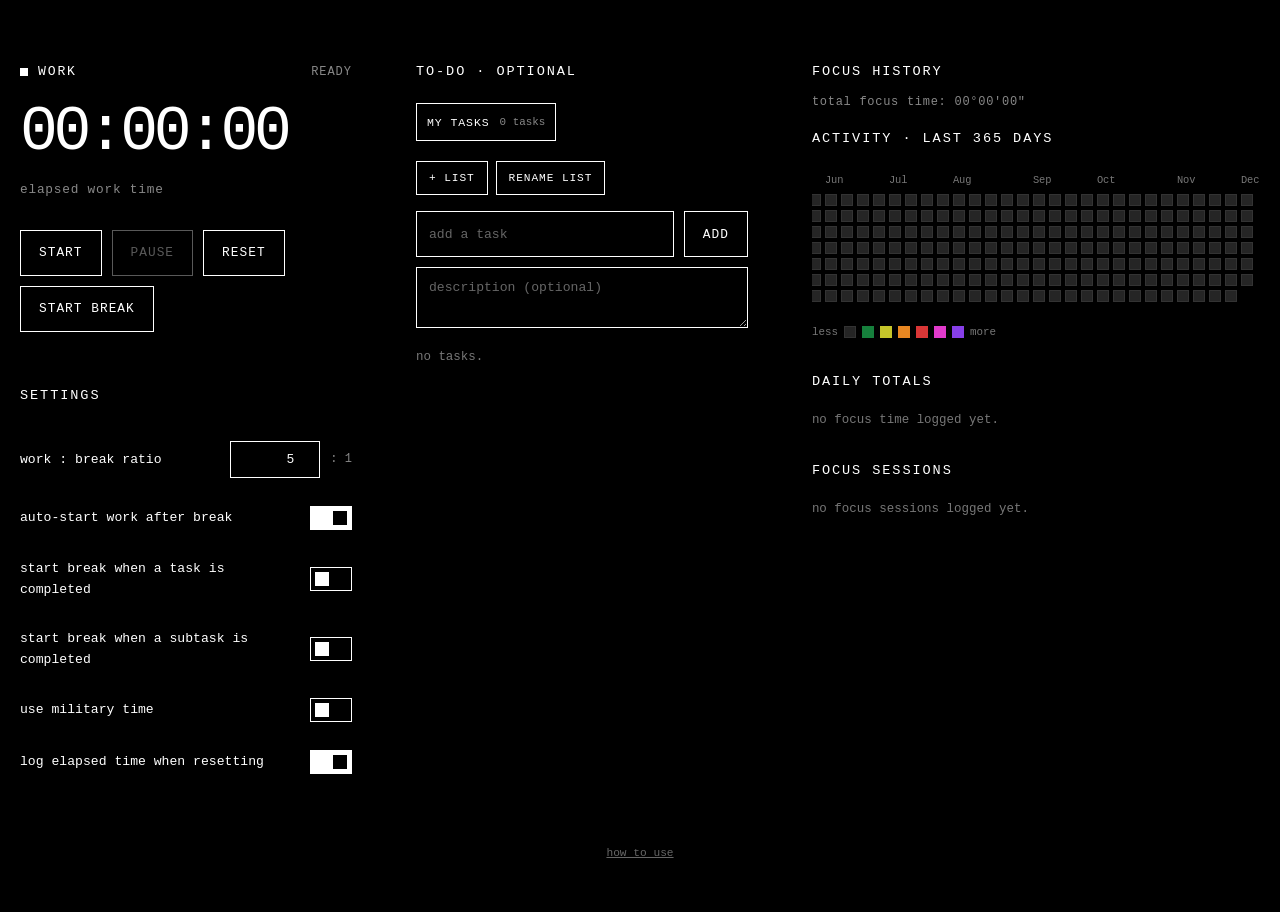
<file: index.html>
<!doctype html>
<html lang="en">
	<head>
		<meta charset="utf-8">
		<meta name="viewport" content="width=device-width, initial-scale=1">
		<meta name="theme-color" content="#000000">
		<title>cadence</title>
		<link rel="stylesheet" href="styles.css">
	</head>
	<body>
		<main>
			<div class="layout">
				<section class="sec-timer" aria-label="timer">
					<div class="mode-line">
						<div class="mode"><span class="dot" aria-hidden="true"></span><span id="modeName">work</span></div>
						<span class="status" id="status">ready</span>
					</div>
					<div class="display" id="display" role="timer" aria-live="off">00:00:00</div>
					<div class="subline" id="subline">elapsed work time</div>
					<div class="controls" id="workControls">
						<button id="workStart">start</button>
						<button id="workPause" disabled>pause</button>
						<button id="workReset">reset</button>
						<button id="breakStart">start break</button>
					</div>
					<div class="controls" id="breakControls" hidden>
						<button id="breakPause">pause break</button>
						<button id="breakResume" hidden>resume break</button>
						<button id="backToWork">back to work</button>
					</div>
				</section>

				<section class="sec-todo" aria-label="to-do list">
					<h2>to-do · optional</h2>
					<nav class="todo-list-tabs" id="todoListTabs" aria-label="Task lists"></nav>
					<div class="todo-list-controls" id="todoListControls">
						<button class="todo-small" id="todoAddList" type="button">+ list</button>
						<button class="todo-small" id="todoRenameList" type="button">rename list</button>
					</div>
					<form class="todo-list-rename" id="todoListRenameForm" hidden>
						<input class="todo-field" id="todoListNameInput" type="text" maxlength="60" aria-label="task list name" autocomplete="off">
						<button class="todo-small" type="submit">save</button>
						<button class="todo-small" id="todoCancelRename" type="button">cancel</button>
					</form>
					<p class="todo-list-error" id="todoListNameError" hidden>enter a list name.</p>
					<p class="todo-storage-status" id="todoStorageStatus" role="status" hidden></p>
					<div class="todo-add">
						<input id="todoInput" class="todo-field" type="text" maxlength="200" placeholder="add a task" aria-label="new task" autocomplete="off">
						<button id="todoAdd" class="button-fixed">add</button>
					</div>
					<textarea id="todoDesc" class="todo-field" rows="2" maxlength="1000" placeholder="description (optional)" aria-label="new task description"></textarea>
					<ul class="todo-list" id="todoList"></ul>
					<p class="log-empty" id="todoEmpty">no tasks.</p>
					<div class="todo-foot" id="todoFoot" hidden>
						<span id="todoCount"></span>
						<button id="todoClear">clear completed</button>
					</div>
				</section>

				<section class="sec-settings" aria-label="settings">
					<h2>settings</h2>
					<div class="setting">
						<div class="setting-label">work : break ratio</div>
						<div class="setting-control"><input id="ratio" type="number" min="0.01" step="0.01" value="5" aria-label="work to break ratio"><span class="unit">: 1</span></div>
					</div>
					<div class="setting">
						<div class="setting-label">auto-start work after break</div>
						<input id="autoStart" type="checkbox" checked aria-label="auto-start work after break">
					</div>
					<div class="setting">
						<div class="setting-label">start break when a task is completed</div>
						<input id="taskBreak" type="checkbox" aria-label="start break when a task is completed">
					</div>
					<div class="setting">
						<div class="setting-label">start break when a subtask is completed</div>
						<input id="subtaskBreak" type="checkbox" aria-label="start break when a subtask is completed">
					</div>
					<div class="setting">
						<div class="setting-label">use military time</div>
						<input id="militaryTime" type="checkbox" aria-label="use military time">
					</div>
					<div class="setting">
						<div class="setting-label">log elapsed time when resetting</div>
						<input id="logReset" type="checkbox" checked aria-label="log elapsed time when resetting">
					</div>
				</section>

				<section class="sec-history" aria-label="focus history">
					<h2>focus history</h2>
					<div class="stats-summary" id="historySummary">total focus time: 00°00'00"</div>
					<h2>activity · last 365 days</h2>
					<div class="heatmap-wrap">
						<div class="heat-months" id="heatMonths" aria-hidden="true"></div>
						<div class="heatmap" id="heatmap" role="img" aria-label="daily focus time heatmap for the last 365 days"></div>
					</div>
					<div class="heat-legend">
						<span>less</span>
						<span class="heat-day"></span>
						<span class="heat-day level-1"></span>
						<span class="heat-day level-2"></span>
						<span class="heat-day level-3"></span>
						<span class="heat-day level-4"></span>
						<span class="heat-day level-5"></span>
						<span class="heat-day level-6"></span>
						<span>more</span>
					</div>
					<h2 class="section-heading-spaced">daily totals</h2>
					<ul class="log-list" id="dailyLog"></ul>
					<p class="log-empty" id="emptyLog" hidden>no focus time logged yet.</p>
					<h2 class="section-heading-spaced">focus sessions</h2>
					<ul class="session-log-list" id="sessionLog"></ul>
					<p class="log-empty" id="emptySessionLog" hidden>no focus sessions logged yet.</p>
				</section>

			</div>

			<footer class="foot page-footer"><a href="how-to-use.html">how to use</a></footer>
		</main>

		<script src="app.js" defer></script>
	</body>
</html>
</file>
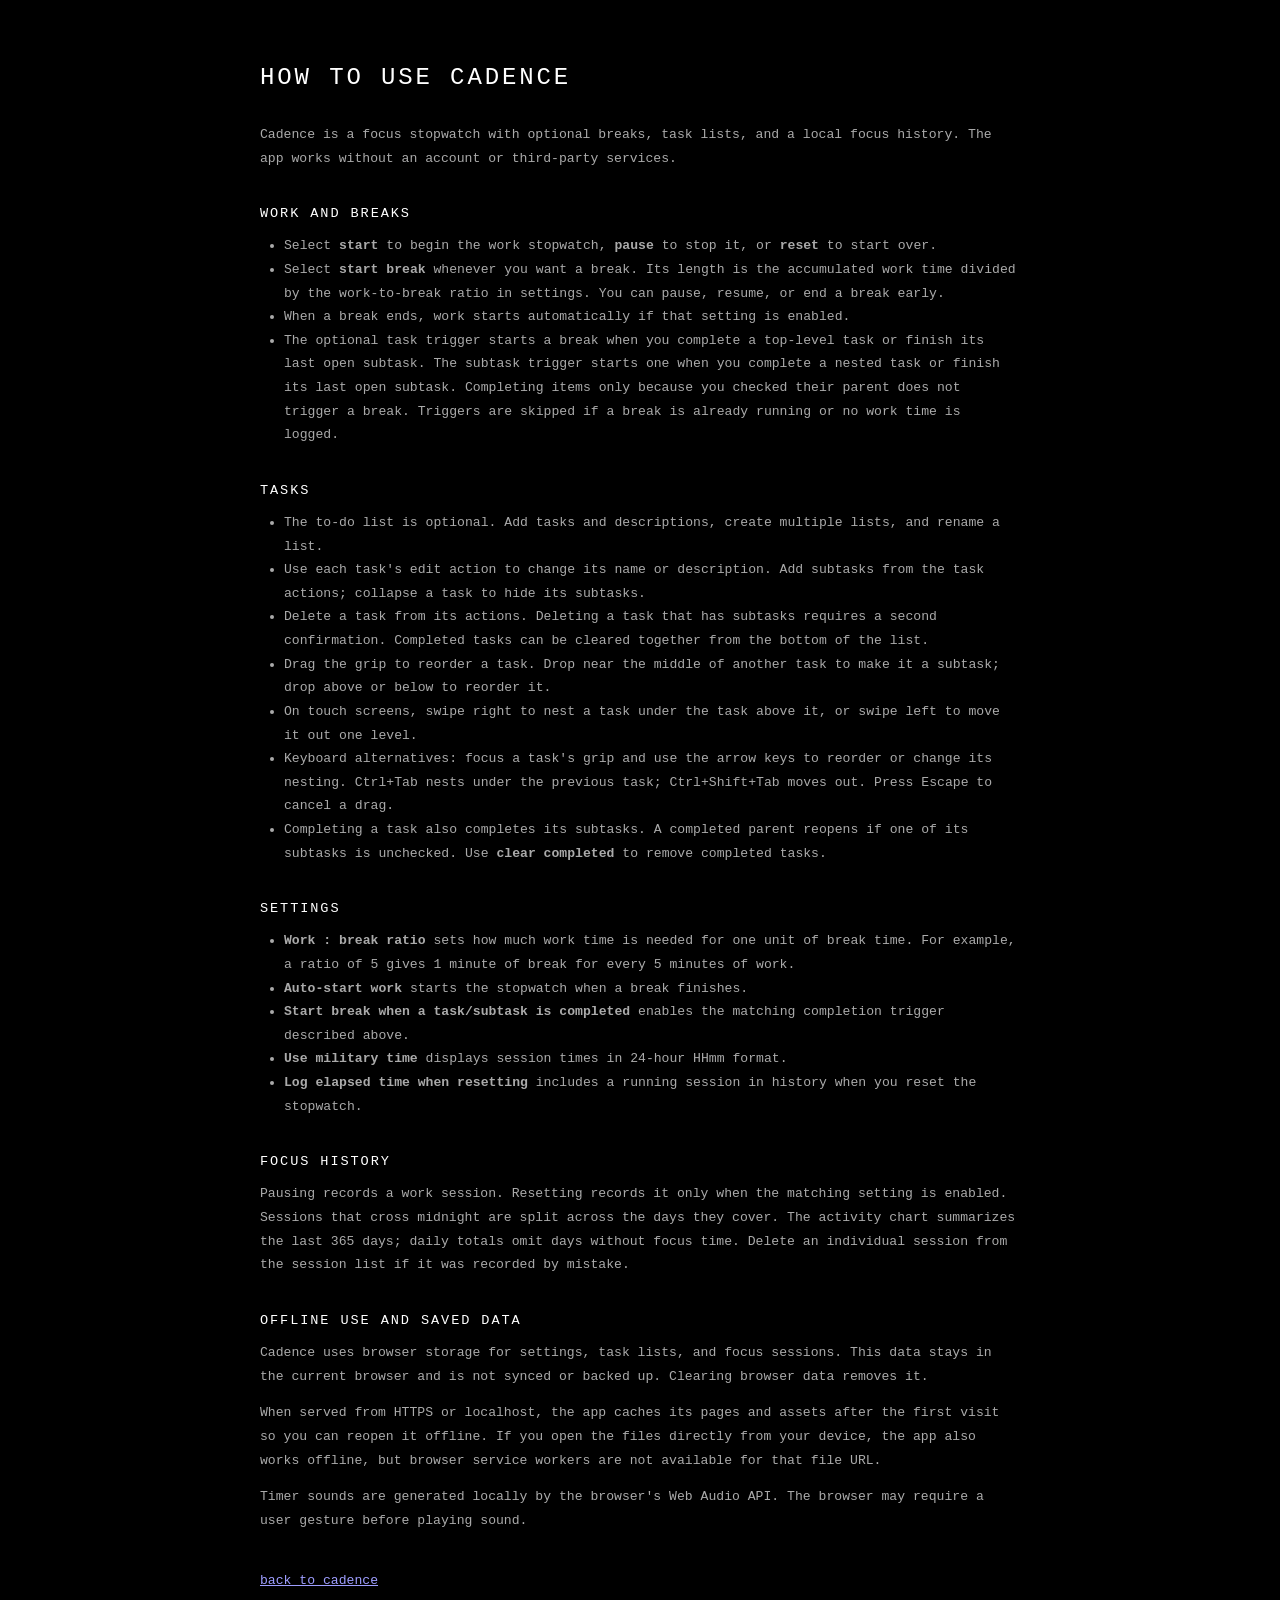
<file: how-to-use.html>
<!doctype html>
<html lang="en">
<head>
	<meta charset="utf-8">
	<meta name="viewport" content="width=device-width, initial-scale=1">
	<meta name="theme-color" content="#000000">
	<title>how to use · cadence</title>
	<link rel="stylesheet" href="styles.css">
</head>
<body>
	<main class="docs">
		<h1>how to use cadence</h1>

		<p>Cadence is a focus stopwatch with optional breaks, task lists, and a local focus history. The app works without an account or third-party services.</p>

		<h2>work and breaks</h2>
		<ul>
			<li>Select <strong>start</strong> to begin the work stopwatch, <strong>pause</strong> to stop it, or <strong>reset</strong> to start over.</li>
			<li>Select <strong>start break</strong> whenever you want a break. Its length is the accumulated work time divided by the work-to-break ratio in settings. You can pause, resume, or end a break early.</li>
			<li>When a break ends, work starts automatically if that setting is enabled.</li>
			<li>The optional task trigger starts a break when you complete a top-level task or finish its last open subtask. The subtask trigger starts one when you complete a nested task or finish its last open subtask. Completing items only because you checked their parent does not trigger a break. Triggers are skipped if a break is already running or no work time is logged.</li>
		</ul>

		<h2>tasks</h2>
		<ul>
			<li>The to-do list is optional. Add tasks and descriptions, create multiple lists, and rename a list.</li>
			<li>Use each task's edit action to change its name or description. Add subtasks from the task actions; collapse a task to hide its subtasks.</li>
			<li>Delete a task from its actions. Deleting a task that has subtasks requires a second confirmation. Completed tasks can be cleared together from the bottom of the list.</li>
			<li>Drag the grip to reorder a task. Drop near the middle of another task to make it a subtask; drop above or below to reorder it.</li>
			<li>On touch screens, swipe right to nest a task under the task above it, or swipe left to move it out one level.</li>
			<li>Keyboard alternatives: focus a task's grip and use the arrow keys to reorder or change its nesting. <kbd>Ctrl</kbd>+<kbd>Tab</kbd> nests under the previous task; <kbd>Ctrl</kbd>+<kbd>Shift</kbd>+<kbd>Tab</kbd> moves out. Press <kbd>Escape</kbd> to cancel a drag.</li>
			<li>Completing a task also completes its subtasks. A completed parent reopens if one of its subtasks is unchecked. Use <strong>clear completed</strong> to remove completed tasks.</li>
		</ul>

		<h2>settings</h2>
		<ul>
			<li><strong>Work : break ratio</strong> sets how much work time is needed for one unit of break time. For example, a ratio of 5 gives 1 minute of break for every 5 minutes of work.</li>
			<li><strong>Auto-start work</strong> starts the stopwatch when a break finishes.</li>
			<li><strong>Start break when a task/subtask is completed</strong> enables the matching completion trigger described above.</li>
			<li><strong>Use military time</strong> displays session times in 24-hour HHmm format.</li>
			<li><strong>Log elapsed time when resetting</strong> includes a running session in history when you reset the stopwatch.</li>
		</ul>

		<h2>focus history</h2>
		<p>Pausing records a work session. Resetting records it only when the matching setting is enabled. Sessions that cross midnight are split across the days they cover. The activity chart summarizes the last 365 days; daily totals omit days without focus time. Delete an individual session from the session list if it was recorded by mistake.</p>

		<h2>offline use and saved data</h2>
		<p>Cadence uses browser storage for settings, task lists, and focus sessions. This data stays in the current browser and is not synced or backed up. Clearing browser data removes it.</p>
		<p>When served from HTTPS or localhost, the app caches its pages and assets after the first visit so you can reopen it offline. If you open the files directly from your device, the app also works offline, but browser service workers are not available for that file URL.</p>
		<p>Timer sounds are generated locally by the browser's Web Audio API. The browser may require a user gesture before playing sound.</p>

		<p class="docs-nav"><a href="index.html">back to cadence</a></p>
	</main>
</body>
</html>
</file>
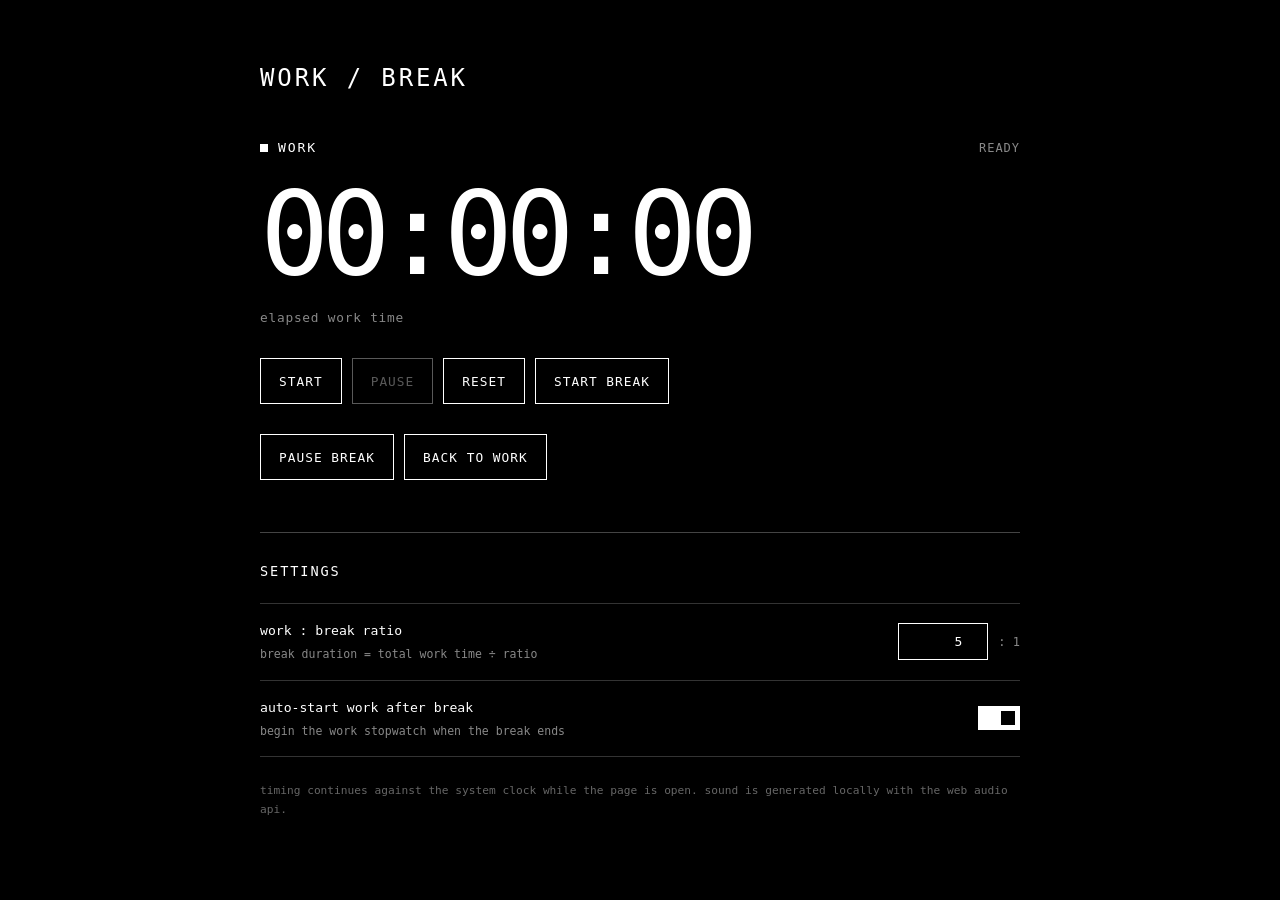
<file: work-break-timer.html>
<!doctype html>
<html lang="en">
<head>
<meta charset="utf-8">
<meta name="viewport" content="width=device-width, initial-scale=1">
<meta name="theme-color" content="#000000">
<title>work / break timer</title>
<style>
  :root { color-scheme: dark; --bg:#000; --fg:#fff; }
  * { box-sizing:border-box; }
  html, body { margin:0; min-height:100%; background:var(--bg); color:var(--fg); }
  body {
    font-family: monospace;
    padding: clamp(20px, 5vw, 64px) 20px 48px;
    display:flex; justify-content:center;
  }
  main { width:min(760px, 100%); }
  h1 { font-size:clamp(1.1rem, 3vw, 1.5rem); font-weight:400; letter-spacing:.12em; text-transform:uppercase; margin:0 0 48px; }
  .mode-line { display:flex; justify-content:space-between; align-items:center; gap:16px; text-transform:uppercase; letter-spacing:.14em; font-size:.82rem; }
  .mode { display:flex; align-items:center; gap:10px; }
  .dot { width:8px; height:8px; background:#fff; display:inline-block; }
  .status { color:#888; font-size:.75rem; letter-spacing:.08em; }
  .display {
    font-size:clamp(3.4rem, 12vw, 7.2rem); line-height:1;
    letter-spacing:-.07em; font-variant-numeric:tabular-nums;
    margin:22px 0 18px; white-space:nowrap;
  }
  .subline { min-height:1.4em; color:#888; font-size:.8rem; letter-spacing:.06em; }
  .controls { display:flex; flex-wrap:wrap; gap:10px; margin-top:30px; }
  button {
    appearance:none; border:1px solid #fff; border-radius:0;
    background:#000; color:#fff; padding:13px 18px;
    font:inherit; font-size:.8rem; letter-spacing:.08em;
    text-transform:uppercase; cursor:pointer; min-height:46px;
    transition:background .08s linear, color .08s linear;
  }
  button:hover, button:active, button:focus-visible { background:#fff; color:#000; outline:none; }
  button:disabled { opacity:.35; cursor:not-allowed; }
  button:disabled:hover { background:#000; color:#fff; }
  .divider { border:0; border-top:1px solid #444; margin:52px 0 30px; }
  h2 { font-size:.85rem; font-weight:400; letter-spacing:.14em; text-transform:uppercase; margin:0 0 24px; }
  .setting { display:flex; justify-content:space-between; align-items:center; gap:24px; padding:16px 0; border-top:1px solid #333; }
  .setting:last-of-type { border-bottom:1px solid #333; }
  .setting-label { font-size:.82rem; line-height:1.6; }
  .hint { display:block; color:#888; font-size:.72rem; margin-top:4px; }
  input[type=number] {
    width:90px; padding:10px; border:1px solid #fff; border-radius:0;
    background:#000; color:#fff; font:inherit; text-align:right;
  }
  input[type=checkbox] { appearance:none; width:42px; height:24px; border:1px solid #fff; border-radius:0; background:#000; margin:0; cursor:pointer; position:relative; flex:none; }
  input[type=checkbox]::after { content:""; position:absolute; width:14px; height:14px; top:4px; left:4px; background:#fff; }
  input[type=checkbox]:checked { background:#fff; }
  input[type=checkbox]:checked::after { background:#000; left:22px; }
  input:focus-visible { outline:1px solid #fff; outline-offset:4px; }
  .setting-control { display:flex; align-items:center; gap:10px; }
  .unit { color:#888; font-size:.75rem; }
  .foot { color:#666; font-size:.7rem; line-height:1.7; margin-top:24px; }
  @media (max-width:480px) {
    .setting { align-items:flex-start; }
    .display { letter-spacing:-.08em; }
    button { flex:1 1 auto; }
  }
</style>
</head>
<body>
<main>
  <h1>work / break</h1>

  <section aria-label="timer">
    <div class="mode-line">
      <div class="mode"><span class="dot" aria-hidden="true"></span><span id="modeName">work</span></div>
      <span class="status" id="status">ready</span>
    </div>
    <div class="display" id="display" role="timer" aria-live="off">00:00:00</div>
    <div class="subline" id="subline">elapsed work time</div>
    <div class="controls" id="workControls">
      <button id="workStart">start</button>
      <button id="workPause" disabled>pause</button>
      <button id="workReset">reset</button>
      <button id="breakStart">start break</button>
    </div>
    <div class="controls" id="breakControls" hidden>
      <button id="breakPause">pause break</button>
      <button id="breakResume" hidden>resume break</button>
      <button id="backToWork">back to work</button>
    </div>
  </section>

  <hr class="divider">
  <section aria-label="settings">
    <h2>settings</h2>
    <div class="setting">
      <div class="setting-label">work : break ratio<span class="hint">break duration = total work time ÷ ratio</span></div>
      <div class="setting-control"><input id="ratio" type="number" min="0.01" step="0.01" value="5" aria-label="work to break ratio"><span class="unit">: 1</span></div>
    </div>
    <div class="setting">
      <div class="setting-label">auto-start work after break<span class="hint">begin the work stopwatch when the break ends</span></div>
      <input id="autoStart" type="checkbox" checked aria-label="auto-start work after break">
    </div>
  </section>
  <p class="foot">timing continues against the system clock while the page is open. sound is generated locally with the web audio api.</p>
</main>

<script>
(() => {
  const $ = id => document.getElementById(id);
  const display = $('display');
  const modeName = $('modeName');
  const status = $('status');
  const subline = $('subline');
  const workControls = $('workControls');
  const breakControls = $('breakControls');

  let mode = 'work';
  let workElapsed = 0;
  let workStartedAt = 0;
  let workRunning = false;
  let breakRemaining = 0;
  let breakDeadline = 0;
  let breakRunning = false;
  let audioContext;

  const notes = { C5:523.251, AS5:932.328, DS5:622.254, F5:698.456, G5:783.991 };
  function playNote(name) {
    try {
      const AudioContext = window.AudioContext || window.webkitAudioContext;
      if (!AudioContext) return;
      audioContext ||= new AudioContext();
      if (audioContext.state === 'suspended') audioContext.resume();
      const oscillator = audioContext.createOscillator();
      const gain = audioContext.createGain();
      const now = audioContext.currentTime;
      oscillator.type = 'triangle';
      oscillator.frequency.setValueAtTime(notes[name], now);
      gain.gain.setValueAtTime(0.0001, now);
      gain.gain.exponentialRampToValueAtTime(0.12, now + 0.012);
      gain.gain.setValueAtTime(0.12, now + 0.16);
      gain.gain.exponentialRampToValueAtTime(0.0001, now + 0.2);
      oscillator.connect(gain);
      gain.connect(audioContext.destination);
      oscillator.start(now);
      oscillator.stop(now + 0.2);
    } catch (_) {}
  }
  function playSequence(names) {
    names.forEach((name, index) => setTimeout(() => playNote(name), index * 240));
  }
  function format(ms) {
    const total = Math.max(0, Math.floor(ms / 1000));
    const h = Math.floor(total / 3600);
    const m = Math.floor((total % 3600) / 60);
    const s = total % 60;
    return [h,m,s].map(v => String(v).padStart(2,'0')).join(':');
  }
  function currentWork() {
    return workElapsed + (workRunning ? performance.now() - workStartedAt : 0);
  }
  function setWorkMode() {
    mode = 'work';
    modeName.textContent = 'work';
    workControls.hidden = false;
    breakControls.hidden = true;
    subline.textContent = 'elapsed work time';
  }
  function startWork(withSound = true) {
    if (workRunning) return;
    setWorkMode();
    workStartedAt = performance.now();
    workRunning = true;
    $('workStart').disabled = true;
    $('workPause').disabled = false;
    status.textContent = 'running';
    if (withSound) playNote('C5');
    render();
  }
  function pauseWork() {
    if (!workRunning) return;
    workElapsed = currentWork();
    workRunning = false;
    $('workStart').disabled = false;
    $('workPause').disabled = true;
    status.textContent = 'paused';
    playNote('AS5');
    render();
  }
  function resetWork() {
    workRunning = false;
    workElapsed = 0;
    workStartedAt = 0;
    setWorkMode();
    $('workStart').disabled = false;
    $('workPause').disabled = true;
    status.textContent = 'ready';
    playNote('DS5');
    render();
  }
  function breakLengthMs() {
    const ratio = Number($('ratio').value);
    if (!Number.isFinite(ratio) || ratio <= 0) return 0;
    return Math.floor(currentWork() / 1000 / ratio) * 1000;
  }
  function startBreak() {
    if (workRunning) pauseWorkSilently();
    const duration = breakLengthMs();
    if (duration <= 0) {
      status.textContent = 'work time too short';
      return;
    }
    mode = 'break';
    breakRemaining = duration;
    breakDeadline = performance.now() + breakRemaining;
    breakRunning = true;
    modeName.textContent = 'break';
    status.textContent = 'running';
    subline.textContent = 'break countdown · calculated from work time';
    workControls.hidden = true;
    breakControls.hidden = false;
    $('breakPause').hidden = false;
    $('breakResume').hidden = true;
    playNote('F5');
    render();
  }
  function pauseWorkSilently() {
    workElapsed = currentWork();
    workRunning = false;
    $('workStart').disabled = false;
    $('workPause').disabled = true;
  }
  function pauseBreak() {
    if (!breakRunning) return;
    breakRemaining = Math.max(0, breakDeadline - performance.now());
    breakRunning = false;
    status.textContent = 'paused';
    $('breakPause').hidden = true;
    $('breakResume').hidden = false;
    render();
  }
  function resumeBreak() {
    if (breakRunning || breakRemaining <= 0) return;
    breakDeadline = performance.now() + breakRemaining;
    breakRunning = true;
    status.textContent = 'running';
    $('breakPause').hidden = false;
    $('breakResume').hidden = true;
    render();
  }
  function finishBreak() {
    breakRemaining = 0;
    breakRunning = false;
    playSequence(['G5','DS5']);
    if ($('autoStart').checked) {
      workElapsed = 0;
      startWork(false);
    } else {
      setWorkMode();
      status.textContent = 'break complete';
      $('workStart').disabled = false;
      $('workPause').disabled = true;
      render();
    }
  }
  function backToWork() {
    breakRunning = false;
    setWorkMode();
    status.textContent = 'ready';
    $('workStart').disabled = false;
    $('workPause').disabled = true;
    render();
  }
  function render() {
    if (mode === 'work') {
      display.textContent = format(currentWork());
      if (workRunning) status.textContent = 'running';
    } else {
      const remaining = breakRunning ? Math.max(0, breakDeadline - performance.now()) : breakRemaining;
      display.textContent = format(remaining);
      if (breakRunning && remaining <= 0) finishBreak();
    }
  }
  $('workStart').addEventListener('click', () => startWork(true));
  $('workPause').addEventListener('click', pauseWork);
  $('workReset').addEventListener('click', resetWork);
  $('breakStart').addEventListener('click', startBreak);
  $('breakPause').addEventListener('click', pauseBreak);
  $('breakResume').addEventListener('click', resumeBreak);
  $('backToWork').addEventListener('click', backToWork);
  $('ratio').addEventListener('change', () => {
    const input = $('ratio');
    const value = Number(input.value);
    if (!Number.isFinite(value) || value <= 0) input.value = '5';
  });
  setInterval(render, 100);
  render();
})();
</script>
</body>
</html>
</file>
<file: styles.css>
/* Shared visual system for the focus app and its how-to page. Keep this file dependency-free for offline use. */
:root {
	color-scheme: dark;
	--bg:#000;
	--fg:#fff;
}
* {
	box-sizing:border-box;
}
[hidden] {
	display:none !important;
}
html, body {
	margin:0;
	min-height:100%;
	background:var(--bg);
	color:var(--fg);
}
body {
	font-family: monospace;
	padding: clamp(20px, 5vw, 64px) 20px 48px;
	display:flex;
	justify-content:center;
}
main {
	width:min(760px, 100%);
}
h1 {
	font-size:clamp(1.1rem, 3vw, 1.5rem);
	font-weight:400;
	letter-spacing:.12em;
	text-transform:uppercase;
	margin:0 0 48px;
}
.mode-line {
	display:flex;
	justify-content:space-between;
	align-items:center;
	gap:16px;
	text-transform:uppercase;
	letter-spacing:.14em;
	font-size:.82rem;
}
.mode {
	display:flex;
	align-items:center;
	gap:10px;
}
.dot {
	width:8px;
	height:8px;
	background:#fff;
	display:inline-block;
}
.status {
	color:#888;
	font-size:.75rem;
	letter-spacing:.08em;
}
.display {
	font-size:clamp(3.4rem, 12vw, 7.2rem);
	line-height:1;
	letter-spacing:-.07em;
	font-variant-numeric:tabular-nums;
	margin:22px 0 18px;
	white-space:nowrap;
}
.subline {
	min-height:1.4em;
	color:#888;
	font-size:.8rem;
	letter-spacing:.06em;
}
.controls {
	display:flex;
	flex-wrap:wrap;
	gap:10px;
	margin-top:30px;
}
button {
	appearance:none;
	border:1px solid #fff;
	border-radius:0;
	background:#000;
	color:#fff;
	padding:13px 18px;
	font:inherit;
	font-size:.8rem;
	letter-spacing:.08em;
	text-transform:uppercase;
	cursor:pointer;
	min-height:46px;
	transition:background .08s linear, color .08s linear;
}
button:hover, button:active, button:focus-visible {
	background:#fff;
	color:#000;
	outline:none;
}
button:disabled {
	opacity:.35;
	cursor:not-allowed;
}
button:disabled:hover {
	background:#000;
	color:#fff;
}
h2 {
	font-size:.85rem;
	font-weight:400;
	letter-spacing:.14em;
	text-transform:uppercase;
	margin:0 0 24px;
}
.setting {
	display:flex;
	justify-content:space-between;
	align-items:center;
	gap:24px;
	padding:14px 0;
}
.setting-label {
	font-size:.82rem;
	line-height:1.6;
}
.hint {
	display:block;
	color:#888;
	font-size:.72rem;
	margin-top:4px;
}
input[type=number] {
	width:90px;
	padding:10px;
	border:1px solid #fff;
	border-radius:0;
	background:#000;
	color:#fff;
	font:inherit;
	text-align:right;
}
input[type=checkbox] {
	appearance:none;
	width:42px;
	height:24px;
	border:1px solid #fff;
	border-radius:0;
	background:#000;
	margin:0;
	cursor:pointer;
	position:relative;
	flex:none;
}
input[type=checkbox]::after {
	content:"";
	position:absolute;
	width:14px;
	height:14px;
	top:4px;
	left:4px;
	background:#fff;
}
input[type=checkbox]:checked {
	background:#fff;
}
input[type=checkbox]:checked::after {
	background:#000;
	left:22px;
}
input:focus-visible {
	outline:1px solid #fff;
	outline-offset:4px;
}
.setting-control {
	display:flex;
	align-items:center;
	gap:10px;
	flex:none;
}
.unit {
	color:#888;
	font-size:.75rem;
	white-space:nowrap;
}
.foot {
	color:#666;
	font-size:.7rem;
	line-height:1.7;
	margin-top:56px;
}
.button-fixed {
	flex:none;
}
.section-heading-spaced {
	margin-top:36px;
}
.page-footer {
	display:flex;
	justify-content:center;
	margin-top:56px;
	text-align:center;
}
.page-footer a {
	color:inherit;
}
.docs {
	width:min(760px, 100%);
}
.docs h1 {
	margin-bottom:32px;
}
.docs h2 {
	margin:36px 0 12px;
}
.docs p, .docs li {
	color:#aaa;
	font-size:.82rem;
	line-height:1.8;
}
.docs ul, .docs ol {
	padding-left:24px;
}
.docs .docs-nav {
	margin-top:36px;
}
@media (max-width:480px) {
	.setting {
		align-items:flex-start;
	}
	.display {
		letter-spacing:-.08em;
	}
	button {
		flex:1 1 auto;
	}
}
.stats-summary {
	color:#888;
	font-size:.75rem;
	letter-spacing:.06em;
	margin:-8px 0 22px;
}
.heatmap-wrap {
	overflow-x:auto;
	padding:4px 0 12px;
}
.heatmap {
	display:grid;
	grid-auto-flow:column;
	grid-template-rows:repeat(7, 12px);
	grid-auto-columns:12px;
	gap:4px;
	width:max-content;
}
.heat-day {
	width:12px;
	height:12px;
	background:#252525;
	border:1px solid #333;
}
.heat-day.level-1 {
	background:#16803c;
	border-color:#16803c;
}
.heat-day.level-2 {
	background:#c5c52a;
	border-color:#c5c52a;
}
.heat-day.level-3 {
	background:#e88722;
	border-color:#e88722;
}
.heat-day.level-4 {
	background:#d93636;
	border-color:#d93636;
}
.heat-day.level-5 {
	background:#e13acb;
	border-color:#e13acb;
}
.heat-day.level-6 {
	background:#873fe8;
	border-color:#873fe8;
}
.heat-months {
	position:relative;
	height:14px;
	color:#777;
	font-size:.65rem;
	margin:0 0 6px;
}
.heat-months span {
	position:absolute;
	top:0;
	white-space:nowrap;
}
.heat-legend {
	display:flex;
	align-items:center;
	gap:6px;
	color:#777;
	font-size:.68rem;
	margin-top:12px;
}
.heat-legend .heat-day {
	display:inline-block;
	vertical-align:middle;
}
.log-list {
	list-style:none;
	margin:0;
	padding:0;
}
.log-list li {
	display:flex;
	justify-content:space-between;
	gap:16px;
	padding:8px 0;
	font-size:.78rem;
	font-variant-numeric:tabular-nums;
}
.session-log-list {
	list-style:none;
	margin:0;
	padding:0;
}
.session-log-list li {
	display:flex;
	align-items:center;
	justify-content:space-between;
	gap:12px;
	padding:8px 0;
	font-size:.74rem;
	font-variant-numeric:tabular-nums;
}
.session-log-list .session-entry {
	min-width:0;
	overflow-wrap:anywhere;
}
.session-delete {
	flex:none;
	min-height:30px;
	padding:4px 8px;
	font-size:.64rem;
}
.log-empty {
	color:#777;
	font-size:.78rem;
}
.section-note {
	color:#777;
	font-size:.7rem;
	line-height:1.7;
	margin:-12px 0 20px;
}
@media (max-width:480px) {
	.log-list li, .session-log-list li {
		font-size:.7rem;
	}
}
.todo-add {
	display:flex;
	gap:10px;
	margin-bottom:10px;
}
.todo-field {
	width:100%;
	min-width:0;
	padding:10px 12px;
	border:1px solid #fff;
	border-radius:0;
	background:#000;
	color:#fff;
	font:inherit;
	font-size:.82rem;
}
.todo-field::placeholder {
	color:#666;
}
textarea.todo-field {
	display:block;
	resize:vertical;
	line-height:1.5;
}
.todo-list-tabs {
	display:flex;
	gap:8px;
	overflow-x:auto;
	margin:0 0 16px;
	padding:0 0 4px;
}
.todo-list-tab {
	display:flex;
	align-items:center;
	gap:10px;
	flex:none;
	min-height:38px;
	padding:8px 10px;
	border-color:#555;
	font-size:.72rem;
	white-space:nowrap;
}
.todo-list-tab:hover, .todo-list-tab:focus-visible {
	background:#111;
	color:#fff;
}
.todo-list-tab[aria-pressed=true] {
	border-color:#fff;
}
.todo-list-tab-name {
	color:#fff;
}
.todo-list-tab-count {
	color:#888;
	font-size:.68rem;
	text-transform:none;
	letter-spacing:0;
}
.todo-list-controls {
	display:flex;
	gap:8px;
	margin-bottom:16px;
}
.todo-list-controls button {
	flex:none;
}
.todo-list-rename {
	display:flex;
	gap:8px;
	margin-bottom:16px;
}
.todo-list-rename .todo-field {
	flex:1;
}
.todo-list-error, .todo-storage-status {
	color:#aaa;
	font-size:.7rem;
	line-height:1.5;
	margin:0 0 14px;
}
.todo-list-error {
	color:#fff;
}
.todo-storage-status {
	color:#888;
}
#todoDesc {
	margin-bottom:22px;
}
.todo-list, .todo-sublist {
	list-style:none;
	margin:0;
	padding:0;
}
.todo-sublist {
	margin-left:22px;
}
.todo-sublist.flat, .todo-subform.flat {
	margin-left:0;
}
/* stop indenting after 5 levels so deep trees stay on screen */
.todo-row {
	display:flex;
	align-items:flex-start;
	gap:8px;
	padding:8px 0;
}
.todo-content {
	flex:1;
	min-width:0;
	touch-action:pan-y;
}
.todo-text {
	font-size:.82rem;
	line-height:1.5;
	overflow-wrap:anywhere;
}
.todo-progress {
	color:#888;
	font-size:.7rem;
	margin-left:8px;
	white-space:nowrap;
}
.todo-desc {
	color:#888;
	font-size:.72rem;
	line-height:1.6;
	margin-top:2px;
	white-space:pre-wrap;
	overflow-wrap:anywhere;
}
.todo-row.done .todo-text {
	color:#666;
	text-decoration:line-through;
}
.todo-row.done .todo-desc {
	color:#555;
}
.todo-actions {
	display:flex;
	flex-wrap:wrap;
	gap:0 14px;
	margin-top:2px;
}
.todo-act {
	border:0;
	background:transparent;
	color:#777;
	padding:4px 0;
	min-height:28px;
	font-size:.68rem;
	letter-spacing:.06em;
	text-transform:lowercase;
	flex:none;
}
.todo-act:hover, .todo-act:focus-visible {
	background:transparent;
	color:#fff;
	text-decoration:underline;
}
.todo-grip {
	flex:none;
	width:18px;
	min-height:24px;
	padding:0;
	border:0;
	background:transparent;
	color:#777;
	font-size:.9rem;
	line-height:1;
	letter-spacing:-3px;
	cursor:grab;
	touch-action:none;
	user-select:none;
	-webkit-user-select:none;
	-webkit-touch-callout:none;
}
.todo-grip:hover, .todo-grip:focus-visible {
	background:transparent;
	color:#fff;
}
input[type=checkbox].todo-check {
	width:20px;
	height:20px;
	margin-top:2px;
}
input[type=checkbox].todo-check::after {
	width:10px;
	height:10px;
	top:4px;
	left:4px;
	background:transparent;
}
input[type=checkbox].todo-check:checked {
	background:#000;
}
input[type=checkbox].todo-check:checked::after {
	background:#fff;
	left:4px;
}
.todo-edit {
	display:flex;
	flex-direction:column;
	gap:8px;
}
.todo-edit-actions, .todo-subform {
	display:flex;
	gap:8px;
}
.todo-subform {
	margin:4px 0 8px 22px;
}
@media (max-width:480px) {
	.todo-sublist, .todo-subform {
		margin-left:14px;
	}
}
.todo-small {
	flex:none;
	min-height:34px;
	padding:4px 12px;
	font-size:.7rem;
}
li.dragging {
	opacity:.3;
}
li.drop-before {
	box-shadow:0 -2px 0 #fff;
}
li.drop-after {
	box-shadow:0 2px 0 #fff;
}
.todo-row.drop-into {
	outline:1px dashed #fff;
	outline-offset:-1px;
	background:#111;
}
.todo-ghost {
	position:fixed;
	z-index:1000;
	margin:0;
	padding:8px;
	background:#000;
	border:1px solid #fff;
	pointer-events:none;
	opacity:.92;
}
.todo-ghost .todo-actions {
	display:none;
}
body.is-dragging, body.is-dragging * {
	user-select:none;
	-webkit-user-select:none;
	cursor:grabbing !important;
}
.todo-foot {
	display:flex;
	justify-content:space-between;
	align-items:center;
	gap:12px;
	margin-top:14px;
	color:#888;
	font-size:.72rem;
}
.todo-foot button {
	flex:none;
	min-height:32px;
	padding:4px 10px;
	font-size:.7rem;
}
/* layout: phones = one column (default), tablets = 2 columns, laptops+ = 3 columns */
.layout {
	display:grid;
	gap:56px;
	grid-template-columns:minmax(0,1fr);
	align-items:start;
	grid-template-areas:"timer" "todo" "settings" "history";
}
.sec-timer {
	grid-area:timer;
}
.sec-todo {
	grid-area:todo;
}
.sec-settings {
	grid-area:settings;
}
.sec-history {
	grid-area:history;
}
@media (min-width:700px) {
	main {
		width:min(1000px, 100%);
	}
	.layout {
		column-gap:56px;
		grid-template-columns:repeat(2, minmax(0,1fr));
		grid-template-rows:auto auto auto;
		grid-template-areas:"timer todo" "settings todo" "settings history";
	}
	.sec-timer {
		container-type:inline-size;
	}
	.display {
		font-size:clamp(2.4rem, 19cqw, 7.2rem);
	}
}
@media (min-width:1100px) {
	main {
		width:min(1500px, 100%);
	}
	.layout {
		column-gap:64px;
		grid-template-columns:minmax(0,1fr) minmax(0,1fr) minmax(0,1.35fr);
		grid-template-rows:auto 1fr;
		grid-template-areas:"timer todo history" "settings todo history";
	}
}
</file>
